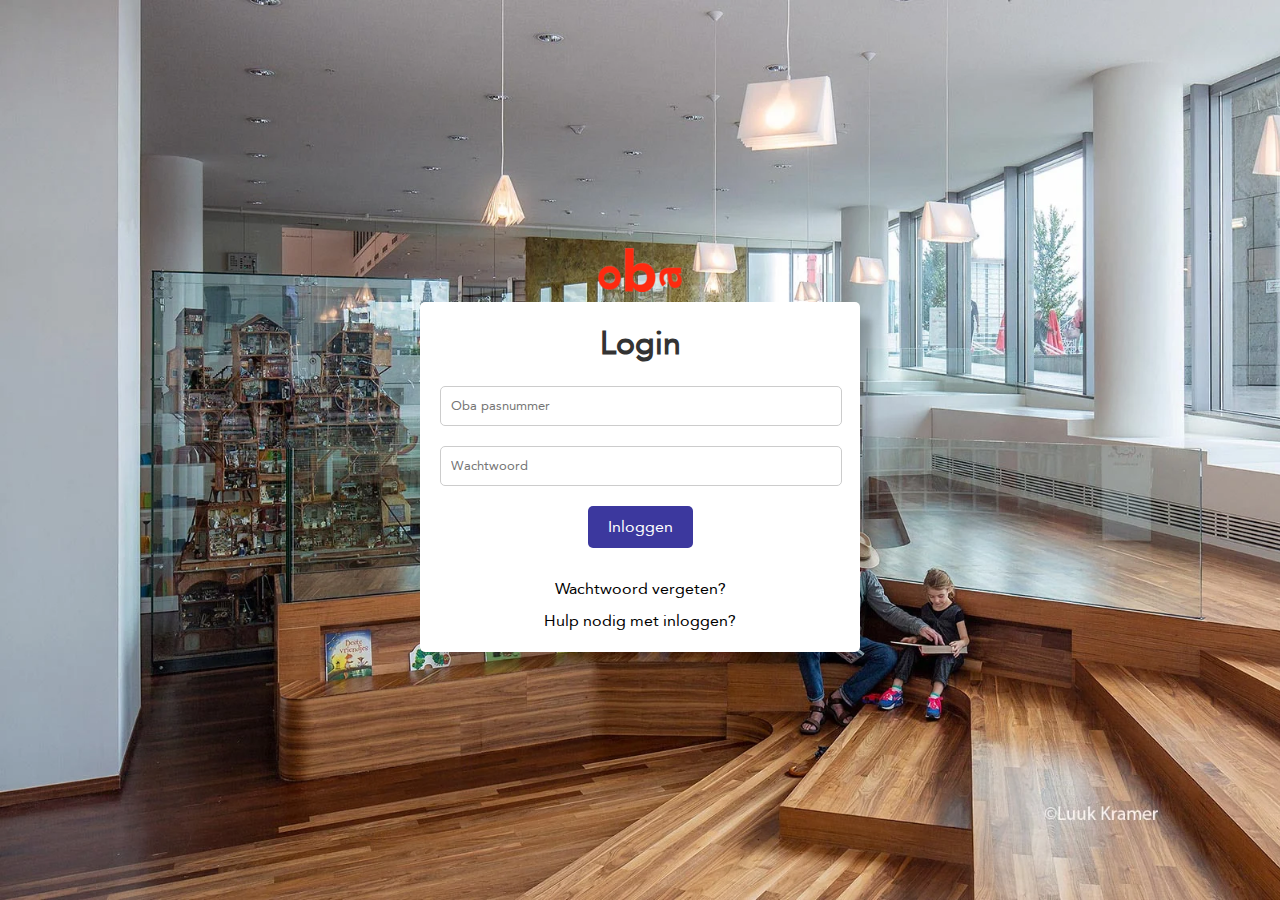
<file: index.html>
<!DOCTYPE html>
<html lang="en">
<head>
    <meta charset="UTF-8">
    <meta name="viewport" content="width=device-width, initial-scale=1.0">
    <title>Login</title>
    <link rel="stylesheet" href="./assets/styles/main.css">
    <link rel="stylesheet" href="./assets/styles/login.css">
    <link rel="icon" type="image/x-icon" href="./assets/image/favicon.ico">
</head>
<body>
    <img id="bounce" src="./assets/image/logo-small.png" alt="OBA logo">
    <form id="ismForm" class="login__container">
        <h1>Login</h1>
        <div class="input__container">
            <input id="input-1" type="number" placeholder="Oba pasnummer" required/>
        </div>
        <div class="input__container">
            <input id="input-2" type="password" placeholder="Wachtwoord" required/>
        </div>
        <button class="login__button">Inloggen</button>
        <div class="link__container">
            <a>Wachtwoord vergeten?</a>
            <a>Hulp nodig met inloggen?</a>
        </div>
    </form>
    <script src="./assets/scripts/login.js"></script>
</body>
</html>
</file>
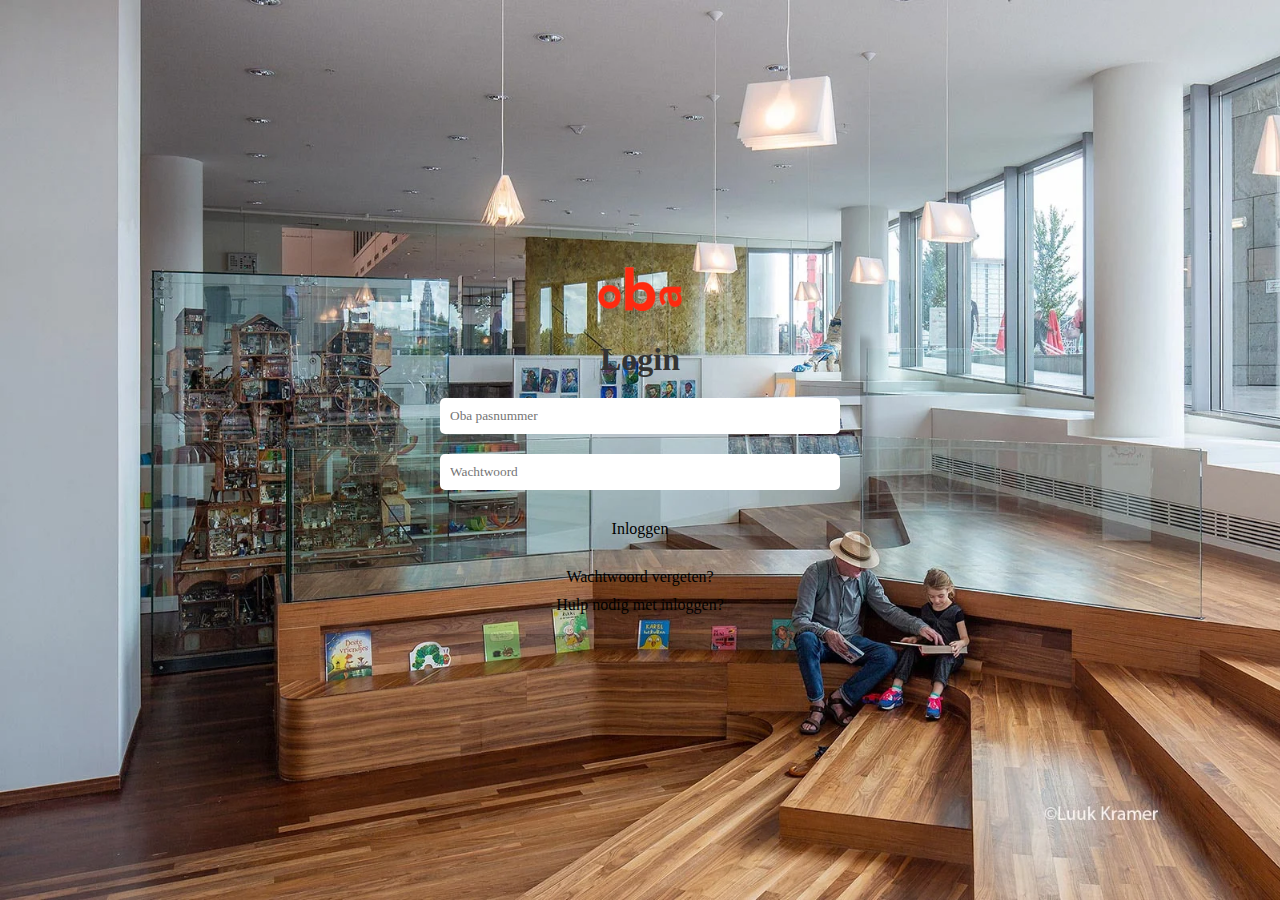
<file: login.html>
<!DOCTYPE html>
<html lang="en">
<head>
    <meta charset="UTF-8">
    <meta name="viewport" content="width=device-width, initial-scale=1.0">
    <title>Login</title>
    <link rel="stylesheet" href="./assets/styles/login.css">
</head>
<body>
    <img id="bounce" src="./assets/image/oba_20.png" alt="OBA logo">
    <form id="ismForm" class="login__container">
        <h1>Login</h1>
        <div class="input__container">
            <input id="input-1" type="number" placeholder="Oba pasnummer" required/>
        </div>
        <div class="input__container">
            <input id="input-2" type="password" placeholder="Wachtwoord" required/>
        </div>
        <button class="login__button">Inloggen</button>
        <div class="link__container">
            <a>Wachtwoord vergeten?</a>
            <a>Hulp nodig met inloggen?</a>
        </div>
    </form>
    <script src="./assets/scripts/login.js"></script>
</body>
</html>
</file>
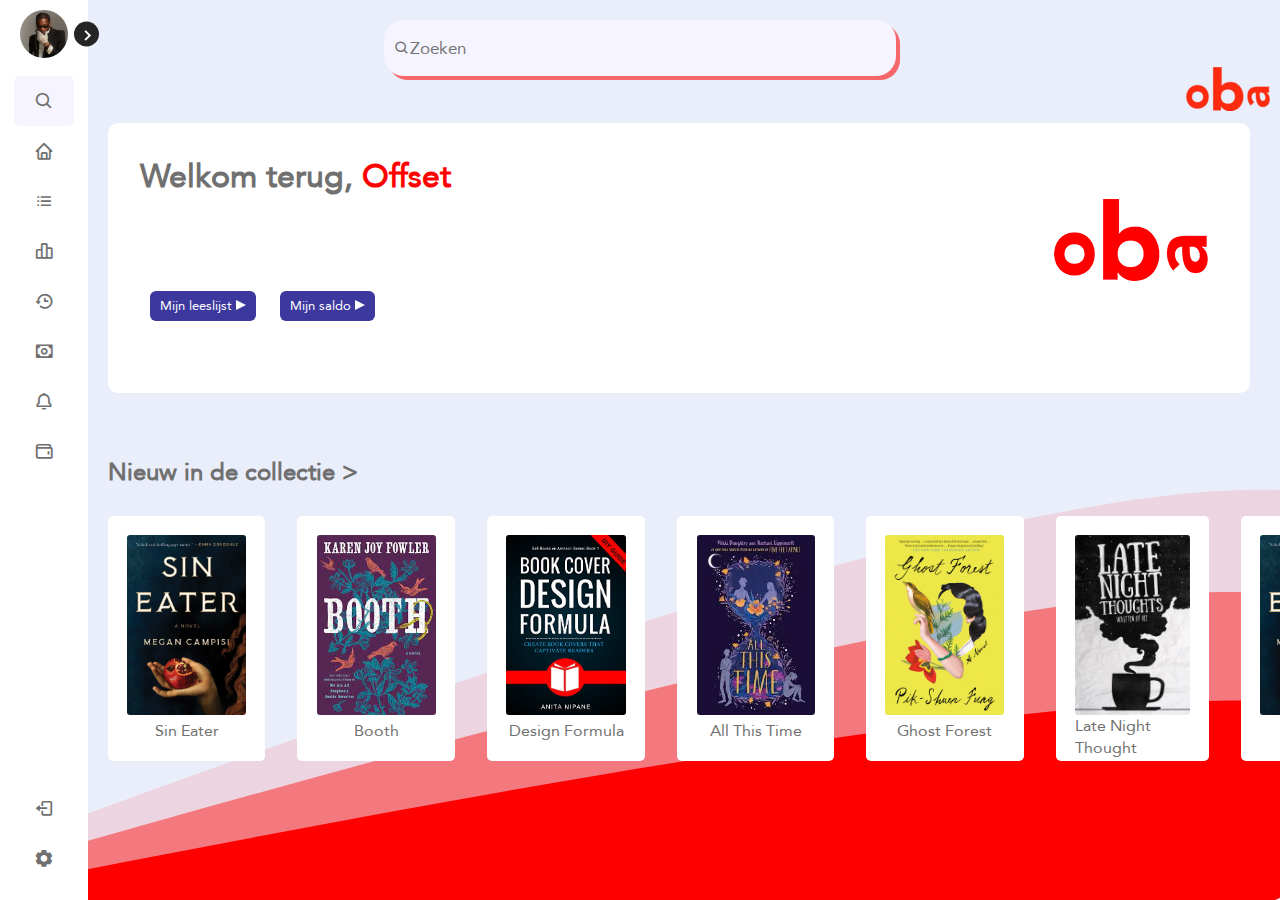
<file: assets/pages/dashboard.html>
<!DOCTYPE html>
<html lang="en">
    <head>
        <meta charset="UTF-8"/>
        <meta http-equiv="X-UA-Compatible" content="IE=edge"/>
        <meta name="viewport" content="width=device-width, initial-scale=1.0"/>
        <link rel="stylesheet" href="../styles/dashboard.css"/>
        <link rel="stylesheet" href="../styles/main.css">
        <link href="https://unpkg.com/boxicons@2.1.4/css/boxicons.min.css" rel="stylesheet"/>
        <link rel="icon" type="image/x-icon" href="../image/favicon.ico">
        <script src="../scripts/main.js" defer></script>
        <title>Mijn OBA</title>
    </head>

    <body>
        
        <header class="header">
            <button id="hamburger-menu" role="button"> <img src="../image/menu.svg" alt="open menu"> </button>
            <div class="oba-logo"><img src="../image/logo-small.png" alt=""/></div>
        </header>

        <!-- NAVBAR -->
        <nav class="sidebar close">
            <header>
                <a onclick="switchTab(event, 'profile')" href="#">
                    <div class="image-text">
                        <div class="image">
                            <img src="../image/artist-4.jpeg" alt="Gebruiker-foto"/>
                        </div>
                        <div class="text logo-text">
                            <span class="name">Offset</span> 
                            <span class="profession">1 jaar lid</span>
                        </div>
                    </div>
                </a>
                <i class="bx bx-chevron-right toggle-navbar"></i>
            </header>
            <div class="menu-bar">
                <div class="menu">
                    <li class="search-box">
                        <i class="bx bx-search icon"></i>
                        <input type="text" placeholder="Zoek..."/>
                    </li>
                    <ul class="menu-links">
                        <li id="home-label" class="nav-link tablinks" onclick="switchTab(event, 'home')">
                            <a href="#">
                                <i class="bx bx-home icon"></i>
                                <span class="text nav-text">Welkom</span>
                            </a>
                        </li>
                        <li class="nav-link tablinks" onclick="switchTab(event, 'reading-list')">
                            <a href="#">
                                <i class="bx bx-list-ul icon"></i>
                                <span class="text nav-text">Leeslijst</span>
                            </a>
                        </li>
                        <li class="nav-link tablinks" onclick="switchTab(event, 'borrows-extensions')">
                            <a href="#">
                                <i class="bx bx-bar-chart-alt-2 icon"></i>
                                <span class="text-long nav-text">Uitleningen</span>
                            </a>
                        </li>
                        <li class="nav-link tablinks" onclick="switchTab(event, 'borrow-history')">
                            <a href="#">
                                <i class="bx bx-history icon"></i>
                                <span class="text nav-text">Uitleengeschiedenis</span>
                            </a>
                        </li>
                        <li class="nav-link tablinks" onclick="switchTab(event, 'payment-history')">
                            <a href="#">
                                <i class="bx bx-money icon"></i>
                                <span class="text nav-text">Betaalgeschiedenis</span>
                            </a>
                        </li>
                        <li class="nav-link tablinks" onclick="switchTab(event, 'reservations')">
                            <a href="#">
                                <i class="bx bx-bell icon"></i>
                                <span class="text nav-text">Reserveringen</span>
                            </a>
                        </li>
                        <li class="nav-link tablinks" onclick="switchTab(event, 'depositos')">
                            <a href="#">
                                <i class="bx bx-wallet icon"></i>
                                <span class="text nav-text">Mijn saldo</span>
                            </a>
                        </li>
                    </ul>
                </div>
                <div class="bottom-content">
                    <li class="">
                        <a href="./profile.html">
                            <i class="bx bx-log-out icon"></i>
                            <span class="text nav-text">Ander profiel</span>
                        </a>
                    </li>
                    <li class="nav-link tablinks" onclick="switchTab(event, 'settings')">
                        <a href="#">
                            <i class="bx bxs-cog icon"></i>
                            <span class="text nav-text">Instellingen</span>
                        </a>
                    </li>
                </div>
            </div>
        </nav>
        
        <main>
            <!-- PROFIEL -->
            <section class="home tabcontent" id="profile">

            </section>

            <!-- HOMEPAGINA -->
            <section class="home tabcontent" id="home">
                <div class="search-box-home">
                    <i class="bx bx-search icon"></i>
                    <input type="text" placeholder="Zoeken"/>
                </div> 
                <div class="welcome-container">
                    <h2 class="big left">Welkom terug, <span class="special-text">Offset</span></h2>
                    <div class="oba-logo"><img src="../image/logo.png" alt=""/></div>
                    <button class="button" role="link" onclick="switchTab(event, 'reading-list')">
                        <a href="#">
                            Mijn leeslijst
                            <svg fill="#fff" width="10" height="10">
                                <polygon points="0,0 10,5 0,10 "/>
                            </svg>
                        </a>
                    </button>
                    <button class="button" role="link" onclick="switchTab(event, 'depositos')">
                        <a href="#">
                            Mijn saldo
                            <svg fill="#fff" width="10" height="10">
                                <polygon points="0,0 10,5 0,10 "/>
                            </svg>
                        </a>
                    </button>
                </div>
                <h2 class="left to-big-for-mobile">Nieuw in de collectie &gt;</h2>
                <div class="books-row">
                    <ul>
                        <li>
                            <img class="oba-book" src="../image/book1.jpg" alt="Sin Eater">
                            Sin Eater
                        </li>
                        <li>
                            <img class="oba-book" src="../image/book3.jpg" alt="Booth">
                            Booth
                        </li>
                        <li>
                            <img class="oba-book" src="../image/book4.jpg" alt="Design Formula">
                            Design Formula
                        </li>
                        <li>
                            <img class="oba-book" src="../image/book5.jpg" alt="All This Time">
                            All This Time
                        </li>
                        <li>
                            <img class="oba-book" src="../image/book6.jpg" alt="Ghost Forest">
                            Ghost Forest
                        </li>
                        <li>
                            <img class="oba-book" src="../image/book7.jpg" alt="Late Night Thought">
                            Late Night Thought
                        </li>
                        <li>
                            <img class="oba-book" src="../image/book1.jpg" alt="Sin Eater">
                            Sin Eater
                        </li>
                    </ul>
                </div>
            </section>

            <!-- LEESLIJST -->
            <section class="home tabcontent" id="reading-list">
                <h2 class="section-header">
                    <i class="bx bx-list-ul icon"></i>
                    Leeslijst
                </h2>
                <ul class="reading-list">
                    <li class="book-readinglist">
                        <img class="oba-book" src="../image/book1.jpg" alt="Sin Eater">
                        <div class="list-text">
                            <h3>Megan Campisi</h3>
                            <h1>Sin Eater</h1>
                            <p class="info-book">
                                Vanuit het gezichtspunt van verschillende familieleden wordt een beeld 
                                geschetst van het turbulente leven van de familie van John Wilkes Booth, 
                                de moordenaar ...</p>
                        </div>
                        <button class="button reserve" role="button"><i class="bx bx-bell icon"></i>Reserveer</button>
                    </li>
                    <li class="book-readinglist">
                        <img class="oba-book" src="../image/book3.jpg" alt="Booth">
                        <div class="list-text">
                            <h3>Karen Joy Fowler</h3>
                            <h1>Booth</h1>
                            <p class="info-book">
                                Vanuit het gezichtspunt van verschillende familieleden wordt een beeld 
                                geschetst van het turbulente leven van de familie van John Wilkes Booth, 
                                de moordenaar ...</p>
                        </div>
                        <button class="button reserve" role="button"><i class="bx bx-bell icon"></i>Reserveer</button>
                    </li>
                    <li class="book-readinglist">
                        <img class="oba-book" src="../image/book4.jpg" alt="Design Formula">
                        <div class="list-text">
                            <h3>Anita Nipane</h3>
                            <h1>Design Formula</h1>
                            <p class="info-book">
                                Vanuit het gezichtspunt van verschillende familieleden wordt een beeld 
                                geschetst van het turbulente leven van de familie van John Wilkes Booth, 
                                de moordenaar ...</p>
                        </div>
                        <button class="button reserve" role="button"><i class="bx bx-bell icon"></i>Reserveer</button>
                    </li>
                    <li class="book-readinglist">
                        <img class="oba-book" src="../image/book5.jpg" alt="All This Time">
                        <div class="list-text">
                            <h3>Nicky & Rachel</h3>
                            <h1>All This Time</h1>
                            <p class="info-book">
                                Vanuit het gezichtspunt van verschillende familieleden wordt een beeld 
                                geschetst van het turbulente leven van de familie van John Wilkes Booth, 
                                de moordenaar ...</p>
                        </div>
                        <button class="button reserve" role="button"><i class="bx bx-bell icon"></i>Reserveer</button>
                    </li>
                </div>
            </section>
            
            <section class="home tabcontent" id="borrows-extensions">
                <h2 class="section-header">
                    <i class="bx bx-bar-chart-alt-2 icon"></i>
                    Uitleningen
                </h2>
            </section>
            
            <section class="home tabcontent" id="borrow-history">
                <h2 class="section-header">
                    <i class="bx bx-history icon"></i>
                    Uitleengeschiedenis
                </h2>
                <div class="borrowHistory-wrapper">
                    <div class="flex-container">
                        <div class="book-container">
                            <img src="../image/book-1.png" alt="book1">
                            <h4>The Art City</h4>
                            <p>Uitleendatum: Nov 2023</p>
                        </div>

                        <div class="book-container">
                            <img src="../image/book-2.png" alt="book2">
                            <h4>Thanks In Everything</h4>
                            <p>Uitleendatum: Sep 2023</p>
                        </div>

                        <div class="book-container">
                            <img src="../image/book-3.png" alt="book3">
                            <h4>Your Name</h4>
                            <p>Uitleendatum: Sep 2023</p>
                        </div>

                        <div class="book-container">
                            <img src="../image/book-4.png" alt="book4">
                            <h4>The Hand</h4>
                            <p>Uitleendatum: Okt 2023</p>
                        </div>

                        <div class="book-container">
                            <img src="../image/book-7.png" alt="book7">
                            <h4>Red Tower</h4>
                            <p>Uitleendatum: Jul 2023</p>
                        </div>

                        <div class="book-container">
                            <img src="../image/book-6.png" alt="book6">
                            <h4>Green Grass</h4>
                            <p>Uitleendatum: Feb 2023</p>
                        </div>
                    </div>
                </div>
            </section>
            
            <section class="home tabcontent" id="payment-history">
                <h2 class="section-header">
                    <i class="bx bx-money icon"></i>
                    Betaalgeschiedenis
                </h2>

                <div>
                    <p>
                        In het overzicht hieronder kunt u de recente bij- en afschriften van uw profiel bekijken.
                    </p>
                </div>
                
                <div>
                    <h3>Afgelopen transacties</h3>
                    <ul>
                        <li>
                          <input type="radio" id="rd1" name="rd">
                          <label class="history-open" for="rd1"><time>30 November, 2023</time><p>€5,80</p></label>
                          <p>
                            Boete: Harry potter en het vervloekte kind
                          </p>
                        </li>
                        <li>
                          <input type="radio" id="rd2" name="rd">
                          <label class="history-open" for="rd2"><time>24 November, 2023</time><p>€3,30</p></label>
                          <p>
                            Maandelijks incasso: abbonement
                          </p>
                        </li>
                        <li>
                          <input type="radio" id="rd3" name="rd">
                          <label class="history-open" for="rd3"><time>2 November, 2023</time><p>€2,08</p></label>
                          <p>
                            Extra computeruren (+4)
                          </p>
                        </li>
                        <li>
                          <input type="radio" id="rd4" name="rd">
                          <label class="history-open" for="rd4"><time>24 Oktober, 2023</time><p>€3,30</p></label>
                          <p>
                            Maandelijks incasso: abbonement
                          </p>
                        </li>
                        <li>
                          <input type="radio" id="rd5" name="rd">
                          <label class="history-open" for="rd5"><time>24 September, 2023</time><p>€3,30</p></label>
                          <p>
                            Maandelijks incasso: abbonement
                        </p>
                        </li>
                        <li>
                          <input type="radio" id="rd6" name="rd">
                          <label class="history-open" for="rd6"><time>3 September, 2023</time><p>€0,88</p></label>
                          <p>
                            Boete: De wraak van het spruitje
                          </p>
                        </li>
                        <li>
                          <input type="radio" id="rd7" name="rd">
                          <label for="rd7" class="history-close">Sluiten &times;</label>
                        </li>
                      </ul>
                </div>
            </section>
            
            <section class="home tabcontent" id="reservations">
                <h2 class="section-header">
                    <i class="bx bx-bell icon"></i>
                    Reserveringen
                </h2>
                <div class="reservation-wrapper">
                    <h3>Er zijn momenteel geen reserveringen.</h3>
                    <img src="../image/logo-small.png" alt="logo">
                </div>
            </section>
            
            <section class="home tabcontent" id="depositos">
                <h2 class="section-header">
                    <i class="bx bx-wallet icon"></i>
                    Mijn saldo
                </h2>

                <div>
                    <p>Hier kunt u uw OBA lenerstegoed opwaarderen, dit wordt gebruikt als u het maandelijkse limiet van tegoed overschrijdt.</p>
                    <p>Onder <a onclick="switchTab(event, 'payment-history')" href="#"><strong>betaalgeschiedenis</strong></a> vind u informatie over afgelopen transacties terug.</p>
                </div>

                <div>
                    <div>
                        <h3>Huidig tegoed</h3>
                        <b>€24,86</b>
                    </div>
                    <aside>
                        <h3>Tegoed opwaarderen</h3>
                        <form action="#">
                            <label for="amount">Bedrag:</label>
                            <input type="text" id="-deposit-amount" name="deposit amount" required>
                            <input type="submit" value="Betalen">
                          </form>

                          <div>
                            Betaalmethode:
                            <svg xmlns="http://www.w3.org/2000/svg" height="16" width="12" viewBox="0 0 384 512"><path d="M111.4 295.9c-3.5 19.2-17.4 108.7-21.5 134-.3 1.8-1 2.5-3 2.5H12.3c-7.6 0-13.1-6.6-12.1-13.9L58.8 46.6c1.5-9.6 10.1-16.9 20-16.9 152.3 0 165.1-3.7 204 11.4 60.1 23.3 65.6 79.5 44 140.3-21.5 62.6-72.5 89.5-140.1 90.3-43.4 .7-69.5-7-75.3 24.2zM357.1 152c-1.8-1.3-2.5-1.8-3 1.3-2 11.4-5.1 22.5-8.8 33.6-39.9 113.8-150.5 103.9-204.5 103.9-6.1 0-10.1 3.3-10.9 9.4-22.6 140.4-27.1 169.7-27.1 169.7-1 7.1 3.5 12.9 10.6 12.9h63.5c8.6 0 15.7-6.3 17.4-14.9 .7-5.4-1.1 6.1 14.4-91.3 4.6-22 14.3-19.7 29.3-19.7 71 0 126.4-28.8 142.9-112.3 6.5-34.8 4.6-71.4-23.8-92.6z"/></svg>
                            <svg xmlns="http://www.w3.org/2000/svg" height="16" width="18" viewBox="0 0 576 512"><path d="M64 32C28.7 32 0 60.7 0 96v32H576V96c0-35.3-28.7-64-64-64H64zM576 224H0V416c0 35.3 28.7 64 64 64H512c35.3 0 64-28.7 64-64V224zM112 352h64c8.8 0 16 7.2 16 16s-7.2 16-16 16H112c-8.8 0-16-7.2-16-16s7.2-16 16-16zm112 16c0-8.8 7.2-16 16-16H368c8.8 0 16 7.2 16 16s-7.2 16-16 16H240c-8.8 0-16-7.2-16-16z"/></svg>
                            <svg xmlns="http://www.w3.org/2000/svg" height="16" width="18" viewBox="0 0 576 512"><path d="M125.6 165.5a49.1 49.1 0 1 0 49.1 49.1A49.1 49.1 0 0 0 125.6 165.5zM86.2 425.8h78.9V285.3H86.2zm151.5-211.6c0-20-10-22.5-18.7-22.5H204.8V237.5h14.1C228.6 237.5 237.6 234.7 237.6 214.2zm201.7 46V168.9h22.8V237.5h33.7C486.5 113.1 388.6 86.2 299.7 86.2H204.8V169h14c25.6 0 41.5 17.4 41.5 45.3 0 28.8-15.5 46-41.5 46h-14V425.9h94.8c144.6 0 194.9-67.2 196.7-165.6zm-109.8 0H273.3V169h54.4v22.7H296v10.6h30V225H296V237.5h33.5zm74.7 0-5.2-17.7H369.3l-5.2 17.7H340.5L368 168.9h32.4l27.5 91.3zM299.7 32H32V480H299.7c161.9 0 251-79.7 251-224.5C550.6 172 518 32 299.7 32zm0 426.9H53.1V53.1H299.7c142.1 0 229.9 64.6 229.9 202.4C529.6 389.6 448.6 458.9 299.7 458.9zm83.9-264.9L376 219.9H392.4l-7.5-25.8z"/></svg>
                          </div>
                    </aside>
                </div>
            </section>

            <section class="home tabcontent" id="settings">
                <h2 class="section-header">
                    <i class="bx bxs-cog icon"></i>
                    Instellingen
                </h2>
                <label for="darkmode">Donker thema</label>
                <label for="darkmode" class="toggle-checkbox">
                    <input type="checkbox" id="darkmode">
                    <div class="round"></div>
                </label>
            </section>
        </main>
    </body>
</html>
</file>
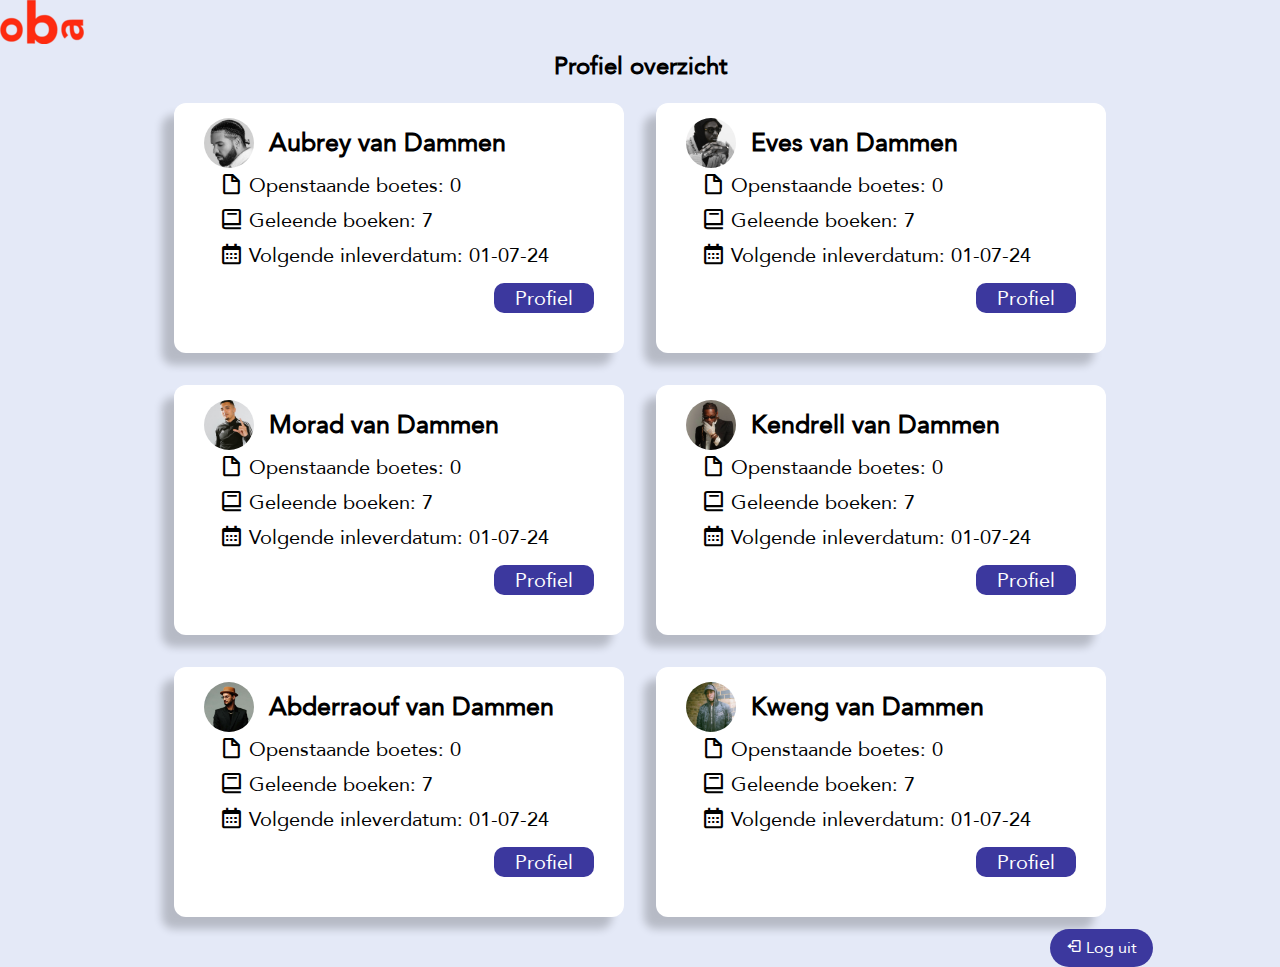
<file: assets/pages/profile.html>
<!DOCTYPE html>
<html lang="en">
   <head>
      <meta charset="UTF-8" />
      <meta name="viewport" content="width=device-width, initial-scale=1.0" />
      <title>Familieoverzicht</title>
      <link rel="stylesheet" href="../styles/profile.css" />
      <link rel="stylesheet" href="../styles/main.css" />
      <link rel="icon" type="image/x-icon" href="../image/favicon.ico" />
      <link
         href="https://unpkg.com/boxicons@2.1.4/css/boxicons.min.css"
         rel="stylesheet"
         />
   </head>
   <body>
      <main class="home">
         <img src="../image/logo-small.png" alt="" />
         <h2>Profiel overzicht</h2>
         <section>
            <div>
               <div class="card">
                  <div class="card__container">
                     <div class="card__profile-wrapper">
                        <img src="../image/artist-1.jpeg" alt="" />
                        <h2>Aubrey van Dammen</h2>
                     </div>
                     <ul>
                        <li>
                           <i class="bx-sm bx bx-file-blank"></i>
                           <span>Openstaande boetes: 0</span>
                        </li>
                        <li>
                           <i class="bx-sm bx bx-book"></i>
                           <span>Geleende boeken: 7</span>
                        </li>
                        <li>
                           <i class="bx-sm bx bx-calendar"></i>
                           <span>Volgende inleverdatum: 01-07-24</span>
                        </li>
                     </ul>
                     <div class="card__button">
                        <a href="./dashboard.html" class="profile__btn">Profiel</a>
                     </div>
                  </div>
               </div>
            </div>
            <div>
               <div class="card">
                  <div class="card__container">
                     <div class="card__profile-wrapper">
                        <img src="../image/artist-2.jpeg" alt="" />
                        <h2>Eves van Dammen</h2>
                     </div>
                     <ul>
                        <li>
                           <i class="bx-sm bx bx-file-blank"></i>
                           <span>Openstaande boetes: 0</span>
                        </li>
                        <li>
                           <i class="bx-sm bx bx-book"></i>
                           <span>Geleende boeken: 7</span>
                        </li>
                        <li>
                           <i class="bx-sm bx bx-calendar"></i>
                           <span>Volgende inleverdatum: 01-07-24</span>
                        </li>
                     </ul>
                     <div class="card__button">
                        <a href="./dashboard.html" class="profile__btn">Profiel</a>
                     </div>
                  </div>
               </div>
            </div>
            <div>
               <div class="card">
                  <div class="card__container">
                     <div class="card__profile-wrapper">
                        <img src="../image/artist-3.jpeg" alt="" />
                        <h2>Morad van Dammen</h2>
                     </div>
                     <ul>
                        <li>
                           <i class="bx-sm bx bx-file-blank"></i>
                           <span>Openstaande boetes: 0</span>
                        </li>
                        <li>
                           <i class="bx-sm bx bx-book"></i>
                           <span>Geleende boeken: 7</span>
                        </li>
                        <li>
                           <i class="bx-sm bx bx-calendar"></i>
                           <span>Volgende inleverdatum: 01-07-24</span>
                        </li>
                     </ul>
                     <div class="card__button">
                        <a href="./dashboard.html" class="profile__btn">Profiel</a>
                     </div>
                  </div>
               </div>
            </div>
            <div>
               <div class="card">
                  <div class="card__container">
                     <div class="card__profile-wrapper">
                        <img src="../image/artist-4.jpeg" alt="" />
                        <h2>Kendrell van Dammen</h2>
                     </div>
                     <ul>
                        <li>
                           <i class="bx-sm bx bx-file-blank"></i>
                           <span>Openstaande boetes: 0</span>
                        </li>
                        <li>
                           <i class="bx-sm bx bx-book"></i>
                           <span>Geleende boeken: 7</span>
                        </li>
                        <li>
                           <i class="bx-sm bx bx-calendar"></i>
                           <span>Volgende inleverdatum: 01-07-24</span>
                        </li>
                     </ul>
                     <div class="card__button">
                        <a href="./dashboard.html" class="profile__btn">Profiel</a>
                     </div>
                  </div>
               </div>
            </div>
            <div>
               <div class="card">
                  <div class="card__container">
                     <div class="card__profile-wrapper">
                        <img src="../image/artist-5.jpeg" alt="" />
                        <h2>Abderraouf van Dammen</h2>
                     </div>
                     <ul>
                        <li>
                           <i class="bx-sm bx bx-file-blank"></i>
                           <span>Openstaande boetes: 0</span>
                        </li>
                        <li>
                           <i class="bx-sm bx bx-book"></i>
                           <span>Geleende boeken: 7</span>
                        </li>
                        <li>
                           <i class="bx-sm bx bx-calendar"></i>
                           <span>Volgende inleverdatum: 01-07-24</span>
                        </li>
                     </ul>
                     <div class="card__button">
                        <a href="./dashboard.html" class="profile__btn">Profiel</a>
                     </div>
                  </div>
               </div>
            </div>
            <div>
               <div class="card">
                  <div class="card__container">
                     <div class="card__profile-wrapper">
                        <img src="../image/artist-6.jpeg" alt="" />
                        <h2>Kweng van Dammen</h2>
                     </div>
                     <ul>
                        <li>
                           <i class="bx-sm bx bx-file-blank"></i>
                           <span>Openstaande boetes: 0</span>
                        </li>
                        <li>
                           <i class="bx-sm bx bx-book"></i>
                           <span>Geleende boeken: 7</span>
                        </li>
                        <li>
                           <i class="bx-sm bx bx-calendar"></i>
                           <span>Volgende inleverdatum: 01-07-24</span>
                        </li>
                     </ul>
                     <div class="card__button">
                        <a href="./dashboard.html" class="profile__btn">Profiel</a>
                     </div>
                  </div>
               </div>
            </div>
         </section>
         <a class="profile__logout" href="../../index.html">
            <i class="bx bx-log-out icon"></i>
            <span class="text nav-text">Log uit</span>
        </a>
      </main>
   </body>
</html>
</file>
<file: assets/styles/main.css>
@font-face {
    font-family: AvenirRoman;
    src: url(../font/Avenir-roman.ttf);
}

@font-face {
    font-family: AvenirMedium;
    src: url(../font/Avenir-medium.ttf);
}

@font-face {
    font-family: AvenirBlack;
    src: url(../font/Avenir\ -black.ttf);
}

:root{
    --body-color: #E4E9F7;
    --sidebar-color: #FFF;
    --primary-color: #FF0000;
    --primary-color-light: #F6F5FF;
    --toggle-color: #252525;
    --text-color: #707070;
    --text-color-inv-dark: #707070;

    --body-color: #eaeefa;
    --text-colorDark: #000000;
    --text-colorLight: #707070;
  
    --accent-colorDark: #cccccc;

    --color-magenta: #a22a86;
    --color-deepPink: #fe2f7f;

    --color-orangeRed: #ff561e;
    --color-orange: #fda12b;

    --color-deepSkyBlue: #3c389e;
    --color-blue: #1370bd;
    --color-darkSlateBlue: #31a3db;

    --color-seaGreen: #32a182;
    --color-forestGreen: #54af45;
    --color-yellowGreen: #b2cb42;

    --main-font:"AvenirRoman", "Montserrat", "Poppins", sans-serif; 
    --line-height: 1.5;

    --tran-02: all 0.2s ease;
    --tran-03: all 0.3s ease;
    --tran-04: all 0.4s ease;
    --tran-05: all 0.5s ease;

    --primary-radius: 1rem;

    --section-content-width: 100%;
}

@supports (color: color(display-p3 0 1 0)) {
    :root {
        --primary-color: color(display-p3 1 0 0);
    }
}

* {
    margin: 0;
    padding: 0;
    box-sizing: border-box;
    font-family: var(--main-font);
    transition: var(--tran-03)
}

button {
    border: none;
    border-radius: 6px;
    background-color: var(--sidebar-color);
    padding: 6px 10px;
    margin: 10px;
}

a {
    text-decoration: none;
}

label {
    color: var(--text-color);
}

button a {
    color: var(--sidebar-color);
}

.oba-logo {
    padding-right: 10px;
}

.special-text {
    color: var(--primary-color);
}

h1 {
    color: var(--primary-color);
}
</file>
<file: assets/styles/login.css>
* {
    margin: 0;
    padding: 0;
    font-family: var(--main-font);
    box-sizing: content-box;
}

body {
    display: flex;
    flex-direction: column;
    justify-content: center;
    align-items: center;
    height: 100vh;
    background-image: url("../image/login-background.webp");
    background-size: cover;
    background-repeat: no-repeat;
    overflow: hidden;
}

.start-bouncing {
    animation: bounce 1s 1;
}

@keyframes bounce {
    5% {
        width: 50px;
        height: 50px;
    }

    20% {
        height: 60px;
    }

    30% {
        width: 45px;
        height: 60px;
    }

    50% {
        width: 57px;
        height: 35px;
        transform: translateY(-100px);
    }

    75% {
        width: 50px;
        height: 50px;
    }
}

.login__container {
    margin-top: 10px;
    background-color: var(--sidebar-color);
    width: 25rem;
    padding: 1.25rem;
    text-align: center;
    border-radius: 5px;
    box-shadow: 12px 16px 6px rgba(0, 0, 0, 0.2);
}

.login__container h1 {
    color: #333;
    font-size: 2rem;
}

.input__container {
    margin-top: 1.25rem;
}

.input__container input {
    width: 23.75rem;
    padding: 10px;
    border: 1px solid var(--accent-colorDark);
    border-radius: 5px;
}

input::-webkit-outer-spin-button,
input::-webkit-inner-spin-button {
    -webkit-appearance: none;
    margin: 0;
}

.login__button {
    margin-top: 1.25rem;
    background-color: var(--color-deepSkyBlue);
    color: var(--sidebar-color);
    font-size: 1rem;
    padding: 10px 1.25rem;
    border: none;
    border-radius: 5px;
    cursor: pointer;
    transition: all 0.5s ease;
}

.login__button:hover {
    background-color: var(--color-seaGreen);
}

.link__container {
    display: flex;
    flex-direction: column;
    margin-top: 1.25rem;
    gap: 10px;
    cursor: pointer;
}

a {
    color: var(--text-colorDark);
    font-weight: 200;
}

a:hover {
    color: var(--primary-color);
}
</file>
<file: assets/styles/dashboard.css>
body {
    background-color: var(--body-color);
    background-image: url("../image/background.svg");
    background-position: bottom right;
    background-repeat: no-repeat;
    background-attachment: fixed;
    height: 100vh;
}

::selection {
    background-color: #f00;
    color: var(--sidebar-color);
}

.sidebar {
    position: fixed;
    top: 0;
    left: 0;
    height: 100%;
    width: 250px;
    padding: 10px 14px;
    background: var(--sidebar-color);
    z-index: 100;
}

.sidebar.close {
    width: 88px;
}

.sidebar li {
    height: 50px;
    list-style: none;
    display: flex;
    align-items: center;
    margin: 0 3px;
    margin-top: 10px;
}

.sidebar.close li {
    margin: 0;
}

.sidebar header .image,
.sidebar .icon {
    min-width: 60px;
    border-radius: 6px;
}

.sidebar .icon {
    min-width: 60px;
    border-radius: 6px;
    height: 100%;
    display: flex;
    align-items: center;
    justify-content: center;
    font-size: 20px;
}

.sidebar .text,
.sidebar .icon {
    color: var(--text-color);
}

.sidebar .text {
    font-size: 17px;
    font-weight: 500;
    white-space: nowrap;
    opacity: 1;
}
.sidebar.close .text {
    opacity: 0;
}

.sidebar .text-long,
.sidebar .icon {
    color: var(--text-color);
}

.sidebar .text-long {
    font-size: 17px;
    font-weight: 500;
    resize: none;
    opacity: 1;
}
.sidebar.close .text-long {
    resize: none;
    opacity: 0;
}

.sidebar header {
    position: relative;
}

.sidebar header .image-text {
    display: flex;
    align-items: center;
}
.sidebar header .logo-text {
    display: flex;
    flex-direction: column;
}
header .image-text .name {
    margin-top: 2px;
    font-size: 18px;
    font-weight: 600;
}

header .image-text .profession {
    font-size: 16px;
    margin-top: -2px;
    display: block;
}

.sidebar header .image {
    display: flex;
    align-items: center;
    justify-content: center;
}

.sidebar header .image img {
    width: 3rem;
    border-radius: 180px;
}

.sidebar header .toggle-navbar {
    position: absolute;
    top: 50%;
    right: -25px;
    transform: translateY(-50%) rotate(180deg);
    height: 25px;
    width: 25px;
    background-color: var(--toggle-color);
    color: var(--sidebar-color);
    border-radius: 50%;
    display: flex;
    align-items: center;
    justify-content: center;
    font-size: 22px;
    cursor: pointer;
}

.sidebar header {
    color: var(--text-color);
}

.sidebar.close .toggle-navbar {
    transform: translateY(-50%) rotate(0deg);
}

.sidebar .menu {
    margin-top: 18px;
}

.sidebar li.search-box {
    border-radius: 6px;
    background-color: var(--primary-color-light);
    cursor: pointer;
}

.sidebar li.search-box input {
    height: 100%;
    width: 100%;
    outline: none;
    border: none;
    background-color: var(--primary-color-light);
    color: var(--text-color);
    border-radius: 6px;
    font-size: 17px;
    font-weight: 500;
}
.sidebar li a {
    list-style: none;
    height: 100%;
    background-color: transparent;
    display: flex;
    align-items: center;
    height: 100%;
    width: 100%;
    border-radius: 6px;
    text-decoration: none;
}

.sidebar li a:hover {
    background-color: var(--primary-color);
}
.sidebar li a:hover .icon,
.sidebar li a:hover .text,
.sidebar li a:hover .text-long {
    color: #fff;
}

.sidebar .menu-bar {
    height: calc(100% - 55px);
    display: flex;
    flex-direction: column;
    justify-content: space-between;
    overflow-y: scroll;
    overflow-x: hidden;
}
.menu-bar::-webkit-scrollbar {
    display: none;
}

section {
    margin-left: 250px;
    min-height: calc(100vh - 117px);
    width: calc(100% - 250px);
    padding: 12px 30px;
}

section h2 {
    color: var(--text-color);
    text-align: center;
}

.tabcontent {
    display: none;
}

section .text {
    font-size: 30px;
    font-weight: 500;
    color: var(--text-color);
    margin-bottom: 2rem;
}

.sidebar.close ~ main section {
    margin-left: 78px;
    min-height: calc(100vh - 117px);
    width: calc(100% - 78px);
}

section#home .welcome-container {
    background-color: var(--sidebar-color);
    border-radius: 10px;
    height: 30vh;
    padding: 2rem;
    margin-bottom: 7vh;
}

section#home .welcome-container p {
    color: var(--red-color);
    font-size: 25px;
}

section#borrow-history .borrowHistory-wrapper {
    background-color: var(--sidebar-color);
    border-radius: 10px;
    height: auto;
    padding: 2rem;
}

section#borrow-history .flex-container {
    display: flex;
    flex-direction: row;
}

section#borrow-history .book-container {
    display: flex;
    align-items: flex-start;
    flex-direction: column;
    align-items: center;
    color: var(--text-color);
}

section#borrow-history img {
    aspect-ratio: 1 / 1;
    width: 50%;
}

@media only screen and (max-width: 786px) {
    section#borrow-history .flex-container {
        flex-direction: row;
        gap: 20px;
    }
}

@media only screen and (max-width: 478px) {

    section#borrow-history .flex-container {
        flex-direction: column;
    }

    section#borrow-history .book-container {
        margin-top: 1.25rem;
        flex-direction: column;
    }

    section#borrow-history h4 {
        font-size: 16px;
    }

    section#borrow-history p {
        font-size: 14px;
    }
}

section#reservations .reservation-wrapper {
    background-color: var(--sidebar-color);
    border-radius: 10px;
    height: auto;
    padding: 2rem;
    display: flex;
    justify-content: space-between;
}

section#reservations h3 {
    font-size: 1.563rem;
}

section#reservations h3 {
    color: var(--text-color);
}

@media only screen and (max-width: 478px) {
    section#reservations h3 {
        font-size: 1.25rem;
    }
}

.reading-list {
    display: grid;
    gap: 20px;
}

.book-readinglist {
    border-radius: 10px;
    background-color: var(--sidebar-color);
    width: 100%;
    height: 200px;
    padding: 20px;
    display: flex;
    left: 10vw;
    gap: 5vw;
}

.list-text {
    display: flex;
    flex-direction: column;
    align-items: start;
    gap: 1.5vh;
    color: var(--text-color);
}

.search-box-home {
    border-radius: 6px;
    position: absolute;
    top: 20px;
    left: 30vw;
    width: 40vw;
    padding: 0 10px;
    border-radius: 20px;
    background-color: var(--primary-color-light);
    display: flex;
    align-items: center;
    box-shadow: 4px 4px 0 rgba(255, 0, 0, 0.569);
    color: var(--text-color);
}

.search-box-home:has(input:focus), 
.sidebar li.search-box:has(input:focus) {
    outline: 1px solid red;
}

.search-box-home input {
    border: none;
    background-color: unset;
    color: var(--text-color);
    font-size: 17px;
    font-weight: 500;
    width: 40vw;
    height: 56px;
    outline: none;
}
.button {
    color: #fff;
    background-color: var(--color-deepSkyBlue);
    cursor: pointer;
}

.button:hover {
    background-color: var(--color-seaGreen);
}

.section-header {
    position: absolute;
    top: 20px;
    left: 30vw;
    width: 40vw;
    background-color: var(--sidebar-color   );
    padding: 17px 0;
    border-radius: 20px;
    box-shadow: 4px 4px 0 rgba(255, 0, 0, 0.563);
    overflow: hidden; /* TODO: fix */
}

.section-header h2 {
    width: 100%;
    text-align: center;
}

.big {
    font-size: xx-large;
}

.left {
    text-align: left;
}

.oba-logo {
    display: flex;
    justify-content: end;

}

.books-row {
    margin-top: 3vh;
    width: 100%;
}

.books-row ul {
    list-style-type: none;
    display: flex;
    flex-direction: row;
    gap: 2.5vw;
}

.books-row ul li {
    background-color: var(--sidebar-color);
    color: var(--text-color-inv-dark);
    padding: 1.5vw;
    display: flex;
    flex-direction: column;
    align-items: center;
    justify-content: space-between;
    height: calc(20vh + 3vw + 3vh);
    border-radius: 5px;
}

.books-row ul li img {
    max-height: 20vh;
    border-radius: 3px;
}

.reserve {
    height: fit-content;
}

.toggle-checkbox {
    width: 40px;
    height: 20px;
    border-radius: 10px;
    background-color: gray;
    position: absolute;
    margin-left: 10px;
}

.toggle-checkbox:has(input:focus) {
    outline: 2px solid red;
    outline-offset: 2px;
}

.toggle-checkbox input {
    position: fixed;
    width: 0;
    height: 0;
}

.toggle-checkbox .round {
    width: 20px;
    height: 20px;
    border-radius: 10px;
    background-color: white;
    position: relative;
    top: 0;
    left: 0;
}

.toggle-checkbox:has(input:checked) {
    background-color: red;
}

.toggle-checkbox:has(input:checked) .round {
    left: 20px;
}

@media only screen and (max-width: 478px) {
    body {
        background-position: bottom center;
    }

    .sidebar.close {
        display: none;
    }

    .sidebar.close ~ main section,
    .sidebar ~ main section {
        margin-left: 0;
        width: 100%;
    }

    section {
        padding: 12px 20px;
    }

    .header {
        background-color: var(--sidebar-color);
        width: 100vw;
        position: fixed;
        top: 0;
        z-index: 1;
        display: flex;
        align-items: center;
        justify-content: space-between;
    }

    main {
        margin-top: 67px;
    }

    .info-book {
        display: none;
    }

    .section-header {
        position: fixed;
        z-index: 2;
        box-shadow: none;
        top: 0px;
        text-wrap: nowrap;
    }

    .search-box-home {
        position: fixed;
        z-index: 2;
        top: 5px;
        box-shadow: none;
    }

    .search-box-home:has(input:focus) {
        width: 100vw;
        left: 0;
    }

    .books-row {
        display: none;
    }
    
    .to-big-for-mobile {
        display: none;
    }

}

/* Depositos ---------------------------------------- */

section#depositos {

    & > div {
        background-color: var(--sidebar-color);
        height: auto;
        padding: 2rem;
        border-radius: 10px;
        color: var(--text-color);
    }

    & > div:nth-child(2) {

        & > p {
            line-height: 1.5rem;

            & > a {
              display: inline-block;
              color: var(--color-deepPink);
            }
            
            & > a::after {
              content: "";
              width: 0px;
              height: 2px;
              display: block;
              transition: var(--tran-02);
              background: var(--color-deepPink);
            }
              
            & > a:hover::after {
              width: 100%;
            }
        }
    }

    
    & > div:nth-child(3) {
        margin-top: 1.5rem;
        display: flex;
        justify-content: space-between;
        line-height: 1.5rem;

        & h3 {
            padding-bottom: 1rem;
        }

        & > div {
            & b {
                font-size: 2rem;
            }
        }

        & > aside {
            & > form {
                padding-bottom: .5rem;

                & > input:nth-child(2) {
                    border: 1px solid;
                    border-radius: .3rem;
                } 
                & > input:nth-child(3) {
                    border: 1px solid;
                    border-radius: .3rem;
                    padding: 0 .1rem    ;
                } 
            }

            & > div {
                display: flex;
                align-items: center;

                & > svg {
                    margin-left: .5rem;
                    fill: #f00;
                }
            }

        }
    }

    @media screen and (max-width: 768px) {
        & div:nth-child(3) {
            flex-direction: column;
            justify-content: start;

            & > aside {
                
                & > h3 {
                    padding: 1rem 0;
                }

                & > div {
                    flex-direction: row;
                }
            }
        }
    }
}

/* Betaalgeschiedenis ---------------------------------------- */

section#payment-history {

    & > div {
        background-color: var(--sidebar-color);
        height: auto;
        padding: 2rem;
        border-radius: 1rem;
        color: var(--text-color);
    }

    & > div:nth-child(2) {

        & > p {
            line-height: 1.5rem;
        }
    }

    & div:nth-child(3) {
        margin-top: 1.5rem;

        & h3 {
            padding-bottom: 1rem;
        }

        & > ul {
            border-radius: 15px;
            overflow: hidden;
        
            & > li {
              width: 100%;
              overflow: hidden;
              background-color: var(--body-color);
        
              & > input {
                position: absolute;
                opacity: 0;
                z-index: -1;
              }
             
              & > label {
                display: flex;
                justify-content: space-between;
                padding: 1rem;
                cursor: pointer;
              }
        
              & > label.history-open:hover {
                background-color: var(--color-seaGreen);
                color: var(--text-color);
              }
        
              & input:checked + .history-open {
                background-color: var(--color-seaGreen);
                color: var(--sidebar-color);
              }
        
              & input:checked + .history-open::after {
                transform: rotate(90deg);
              }
        
              & > p {
                max-height: 0;
                padding: 0 1rem;
                background-color: var(--primary-color-light);
                transition: all .5s ease-in-out;
              }
        
              & > input:checked ~ p {
                max-height: 100vh;
                padding: 1rem;
              }
        
              & label.history-close {
                padding: 1rem;
                font-size: 0.75rem;
              }
              
              & label.history-close:hover {
                background-color: var(--primary-color);
                color: var(--text-color);
              }
            }
        }
    }
}
</file>
<file: assets/styles/profile.css>
body {
    background-color: #E4E9F7;
}

section {
    display: flex;
    gap: 32px;
    justify-content: center;
    align-items: center;
    flex-wrap: wrap;
    padding: 20px; 
}

h2 {
    display: flex;
    justify-content: center;
}

.card {
    background-color: white;
    width: 450px;
    height: 250px;
    border-radius: 12px;
    box-shadow: -12px 12px 8px rgba(0, 0, 0, 0.20);
}

.card-2 {
    background-color: var(--accent-colorDark);
    width: 450px;
    height: 250px;
    border-radius: 12px;
}

.card__container {
    padding: 15px 30px 15px 30px;
}

.card__profile-wrapper {
    display: flex;
    align-items: center;
    gap: 15px;
}

.card__profile-wrapper img {
    width: 50px;
    height: 50px;
    border-radius: 100%;
    object-fit: cover;
}

.card__profile-wrapper h2 {
    font-size: 25px;
}

ul {
    padding: 0;
    margin: 0px 0 0 15px;
}

li {
    list-style: none;
    font-size: 20px;
    line-height: 35px;
    display: flex;
    align-items: center;
    gap: 5px;
}

.card__button {
    display: flex;
    width: 100%;
    flex-direction: row;
    justify-content: flex-end;
    margin-top: 10px;
}

.profile__btn {
    background: var(--color-deepSkyBlue);
    color: #fff;
    font-size: 20px;
    width: 100px;
    height: 30px;
    border: none;
    border-radius: 10px;
    padding: 0;
    display: flex;
    align-items: center;
    justify-content: center;
}

.profile__btn:hover {
    background-color: var(--color-seaGreen);
}

.profile__logout {
    padding: .5rem 1rem;
    border-radius: 1.5rem;
    background-color: var(--color-deepSkyBlue);
    color: var(--sidebar-color);
    position: relative;
    bottom: calc(1% + 1rem);
    left: calc(87% - 4rem);
    transition: 0.1s;
}

.profile__logout:hover {
    background-color: var(--color-seaGreen);
}
</file>
